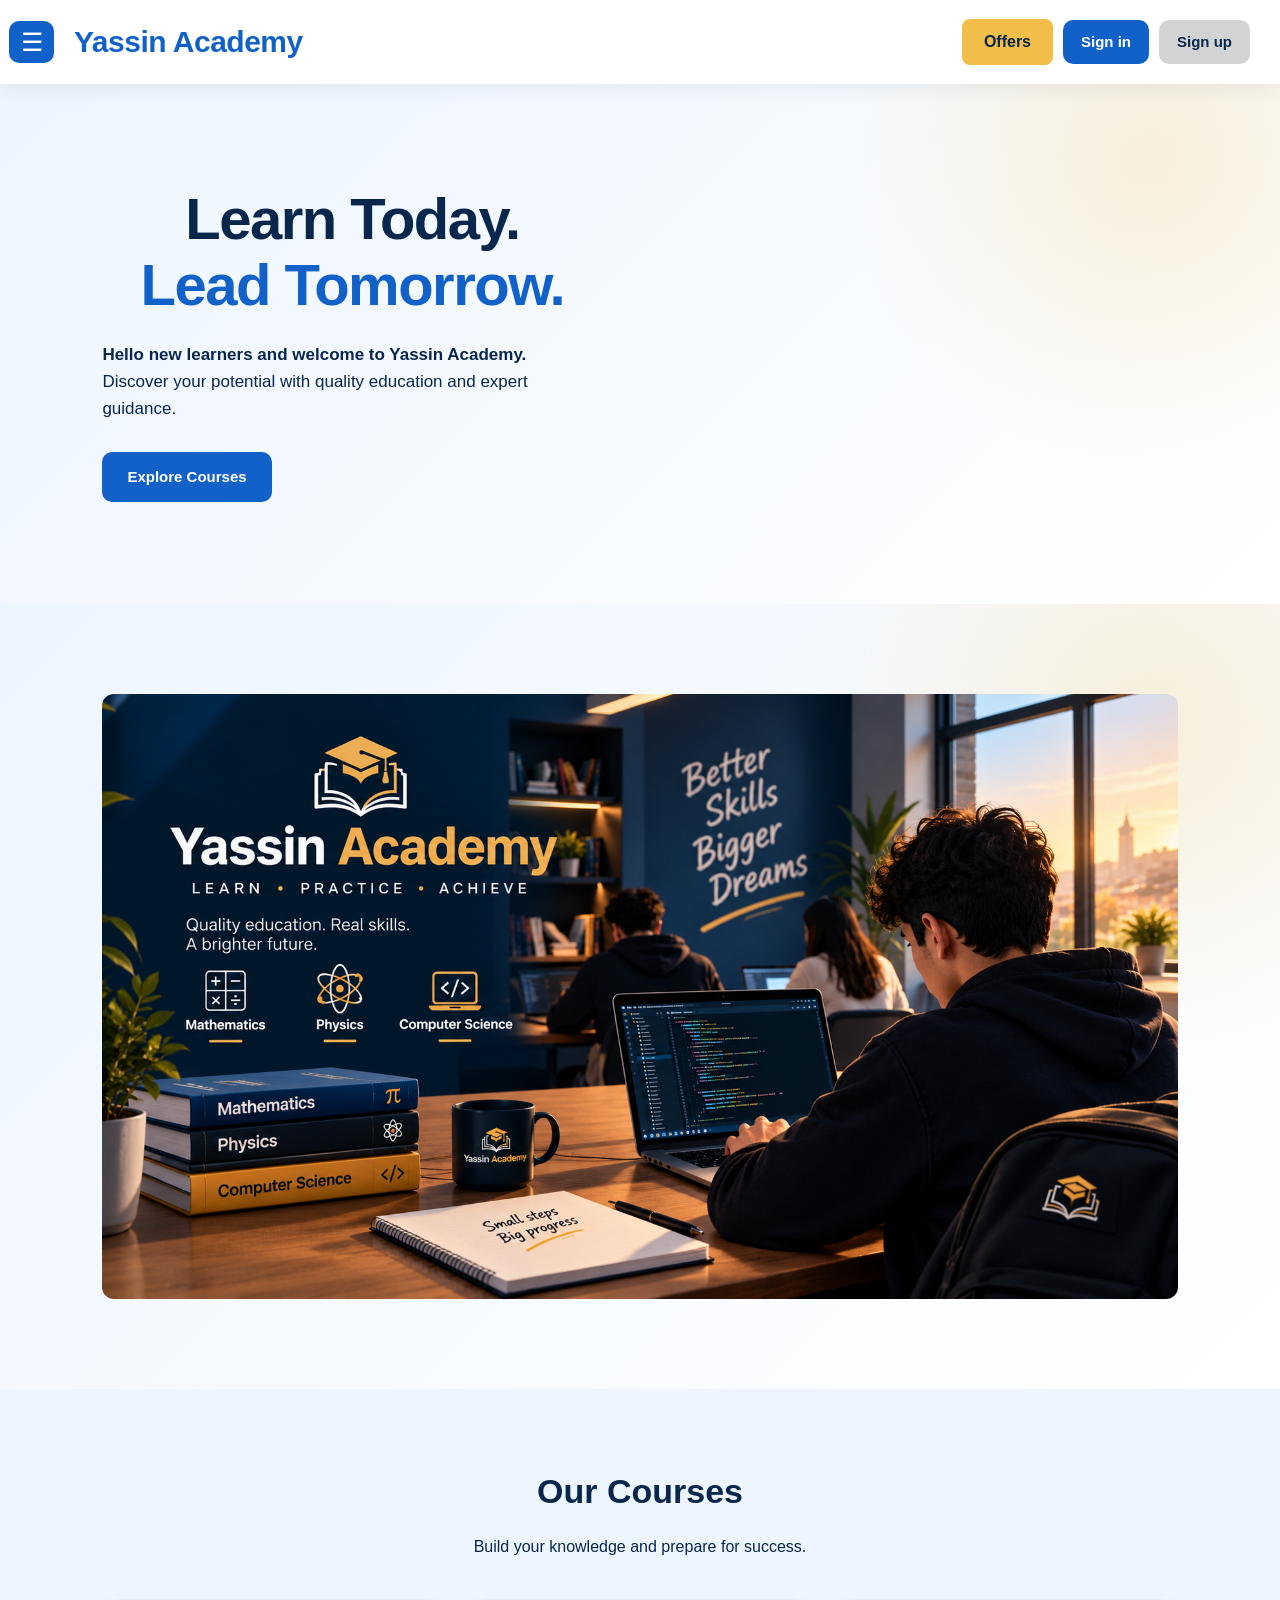
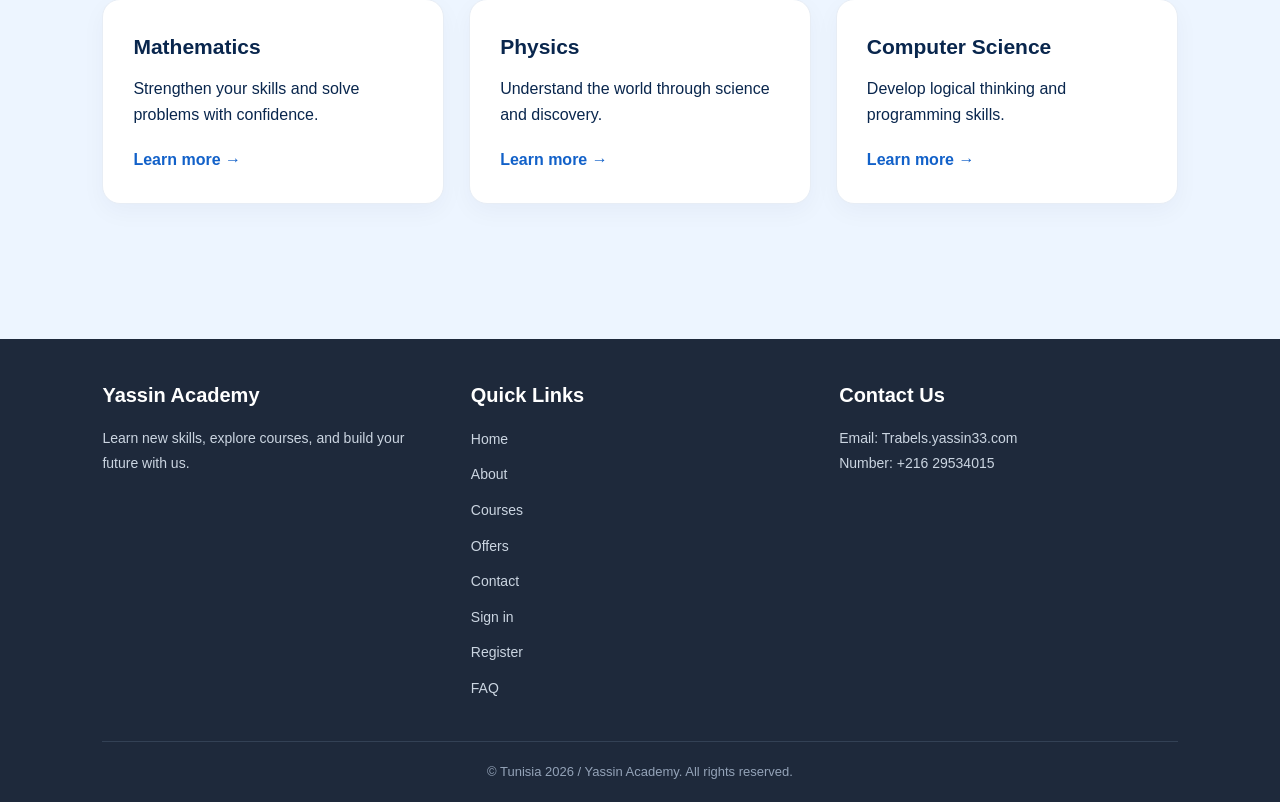
<file: index.html>
<!DOCTYPE html>
<html lang="en">
<head>
    <meta charset="UTF-8">
    <meta name="viewport" content="width=device-width, initial-scale=1.0">
    <link rel="stylesheet" href="styleAcademy.css">
    <title>Yassin Academy</title>
</head>

<body>




<header>
    <div class="header-left">

        <button
            class="menu-toggle"
            type="button"
            aria-label="Toggle navigation"
            aria-expanded="false"
        >
            ☰
        </button>

        <h1>Yassin Academy</h1>

        <div class="nav-links">
            <a href="#home">Home</a>
            <a href="#courses">Courses</a>
            <a href="about.html">About</a>
            <a href="contact.html">Contact</a>
            <a href="subscription.html">Offers</a>
            <a href="faq.html">FAQ</a>
        </div>

    </div>

    <nav>
        <div class="nav-actions">
                        <a href="subscription.html" class="subscribe-btn">Offers</a>

            <a href="sign in.html" class="btn login-btn">Sign in</a>
            <a href="sign up.html" class="btn signup-btn">Sign up</a>
        </div>
    </nav>
</header>




<main>

    
    <section class="hero" id="home">
        <div class="hero-content">
            <h2>
                Learn Today.<br>
                <span>Lead Tomorrow.</span>
            </h2>

            <p>
                <strong>Hello new learners and welcome to Yassin Academy.</strong>
                <br>
                Discover your potential with quality
                education and expert guidance.
            </p>

            <a href="#courses" class="btn">Explore Courses</a>
        </div>
    </section>
<section class="hero">
    <img src="academyImage.png"
         alt="Yassin Academy — Maths, Physics and Computer Science">
</section>
    
    <section id="courses">
        <h2>Our Courses</h2>

        <p class="section-description">
            Build your knowledge and prepare for success.
        </p>

        <div class="courses-container">

            <div class="course-card">
                <h3>Mathematics</h3>
                <p>Strengthen your skills and solve problems with confidence.</p>
                <a href="subscription.html">Learn more →</a>
            </div>

            <div class="course-card">
                <h3>Physics</h3>
                <p>Understand the world through science and discovery.</p>
                <a href="subscription.html">Learn more →</a>
            </div>

            <div class="course-card">
                <h3>Computer Science</h3>
                <p>Develop logical thinking and programming skills.</p>
                <a href="subscription.html">Learn more →</a>
            </div>

        </div>
    </section>

    


</main>

    
    <footer>
        <div class="footer-container">

            <div class="footer-section">
                <h3>Yassin Academy</h3>
                <p>
                    Learn new skills, explore courses,
                    and build your future with us.
                </p>
            </div>

            <div class="footer-section">
                <h3>Quick Links</h3>
                <ul>
                    <li><a href="index.html">Home</a></li>
                    <li><a href="about.html">About</a></li>
                    <li><a href="index.html#courses">Courses</a></li>
                                        <li><a href="subscription.html">Offers</a></li>

                    <li><a href="contact.html">Contact</a></li>
                    <li> <a href="sign in.html">Sign in</a></li>
                    <li><a href="sign up.html">Register</a></li>
                    <li><a href="faq.html">FAQ</a></li>

                </ul>
            </div>

            <div class="footer-section">
                <h3>Contact Us</h3>
                <p>Email: Trabels.yassin33.com</p>
                <p>Number: +216 29534015</p>

            </div>

        </div>

        <div class="footer-bottom">
        <p>&copy; Tunisia 2026 / Yassin Academy. All rights reserved.</p>
        </div>
    </footer>



<script src="academyJS.js"></script>

</body>

</html>
</file>
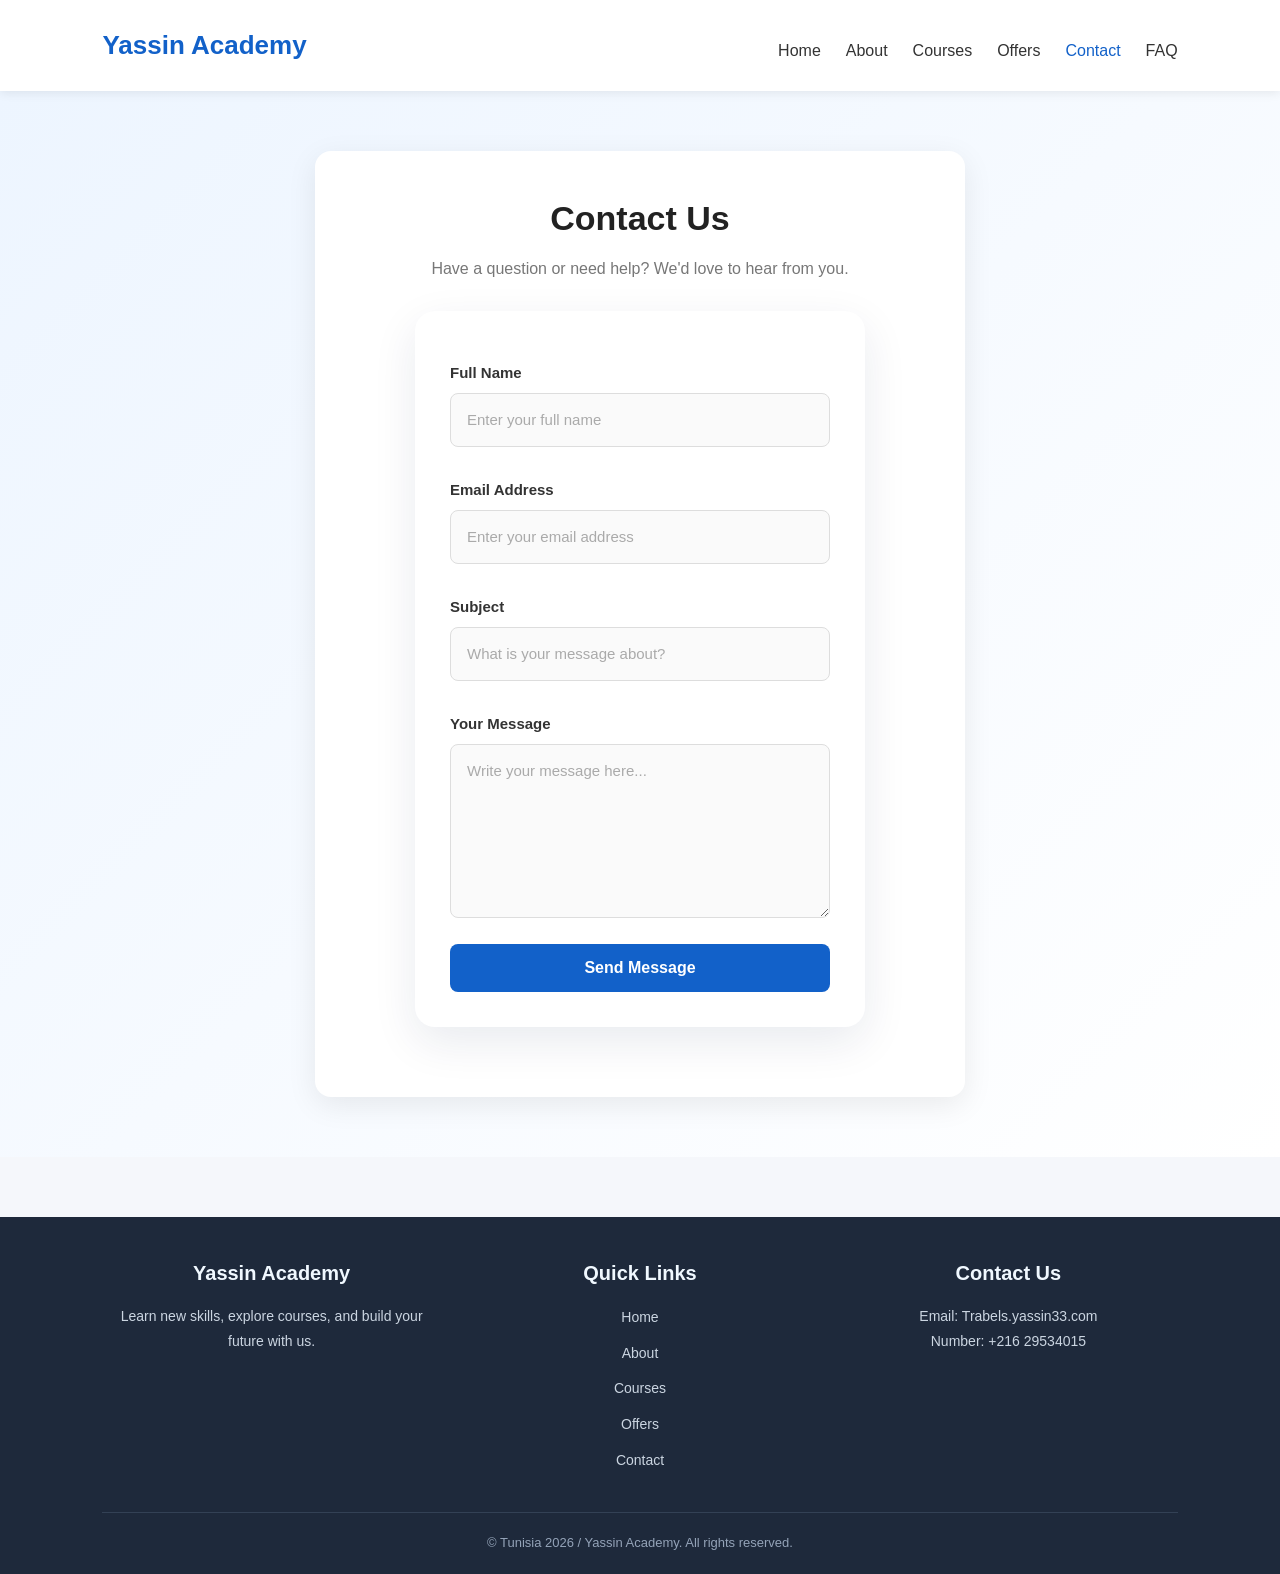
<file: contact.html>
<!DOCTYPE html>
<html lang="en">

<head>
    <meta charset="UTF-8">
    <meta name="viewport" content="width=device-width, initial-scale=1.0">

    <title>Contact Us</title>

    <!-- CSS files -->
    <link rel="stylesheet" href="styleAcademy.css">
    <link rel="stylesheet" href="stylecontact.css">
</head>

<body>

    <header>
        
        <nav>
            <a href="index.html" class="logo">Yassin Academy</a>

            <ul>
                <li><a href="index.html">Home</a></li>
                <li><a href="index.html#about">About</a></li>
                <li><a href="index.html#courses">Courses</a></li>
                <li><a href="subscription.html">Offers</a></li>
                <li><a href="contact.html" class="active">Contact</a></li>
                <li><a href="faq.html">FAQ</a></li>
            </ul>
        </nav>
    </header>

    <main>
        <section class="contact-section">

            <div class="contact-container">

                <h1>Contact Us</h1>

                <p>
                    Have a question or need help?
                    We'd love to hear from you.
                </p>

                <form class="contact-form" action="#" method="post">

                    <label for="name">Full Name</label>
                    <input
                        type="text"
                        id="name"
                        name="name"
                        placeholder="Enter your full name"
                        required
                    >

                    <label for="email">Email Address</label>
                    <input
                        type="email"
                        id="email"
                        name="email"
                        placeholder="Enter your email address"
                        required
                    >

                    <label for="subject">Subject</label>
                    <input
                        type="text"
                        id="subject"
                        name="subject"
                        placeholder="What is your message about?"
                        required
                    >

                    <label for="message">Your Message</label>
                    <textarea
                        id="message"
                        name="message"
                        placeholder="Write your message here..."
                        rows="6"
                        required
                    ></textarea>

                    <button type="submit">Send Message</button>

                </form>

            </div>

        </section>
    </main>
    

    <footer>
        <div class="footer-container">

            <div class="footer-section">
                <h3>Yassin Academy</h3>
                <p>
                    Learn new skills, explore courses,
                    and build your future with us.
                </p>
            </div>

            <div class="footer-section">
                <h3>Quick Links</h3>
                <ul>
                    <li><a href="index.html">Home</a></li>
                    <li><a href="about.html">About</a></li>
                    <li><a href="index.html#courses">Courses</a></li>
                 <li><a href="subscription.html">Offers</a></li>

                    <li><a href="contact.html">Contact</a></li>
                </ul>
            </div>

            <div class="footer-section">
                <h3>Contact Us</h3>
                <p>Email: Trabels.yassin33.com</p>
                <p>Number: +216 29534015</p>

            </div>

        </div>

        <div class="footer-bottom">
        <p>&copy; Tunisia 2026 / Yassin Academy. All rights reserved.</p>
        </div>
    </footer>
<script src="academyJS.js"></script>

</body>
</html>
</file>
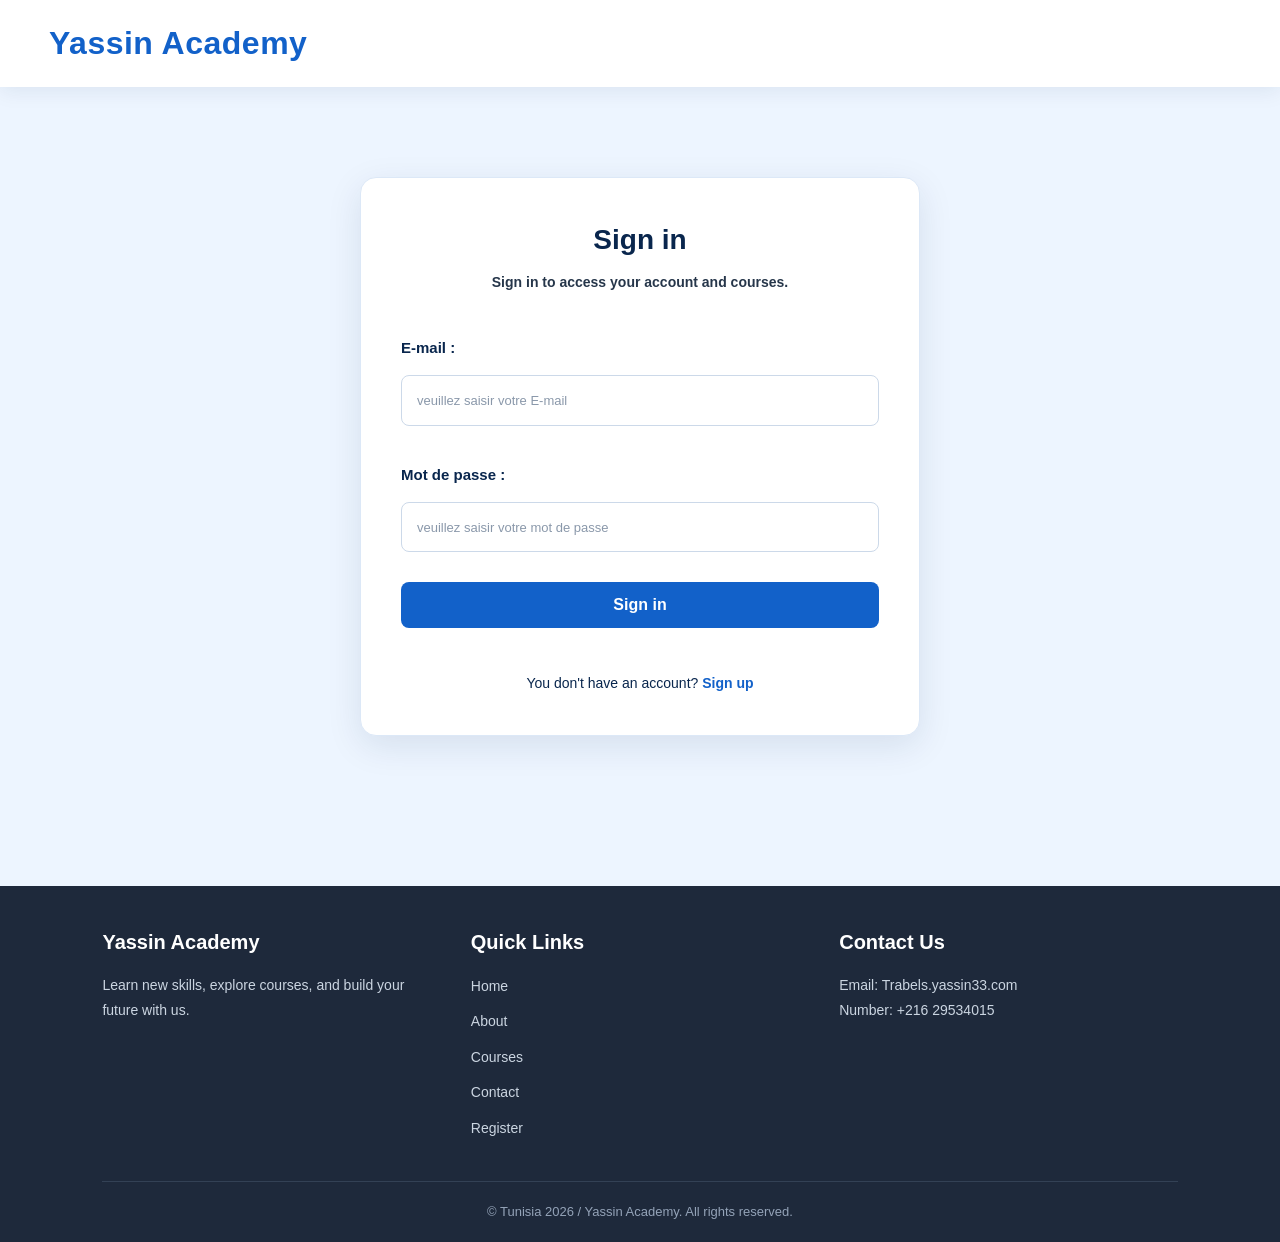
<file: sign in.html>
<!DOCTYPE html>
<html lang="en">
<head>
    <meta charset="UTF-8">
    <meta name="viewport" content="width=device-width, initial-scale=1.0">
    <title>Sign In</title>
    <link rel="stylesheet" href="stylesignup.css">
    <link rel="stylesheet" href="styleAcademy.css">
</head>
<body>
<header>
    <h1> <a href="index.html">Yassin Academy</a> </h1>
</header>
<main> 
<form action="#" method="post">
    <h2 class="signup-title">Sign in</h2>
<p class="signup-description">
   <strong>Sign in to access your account and courses. </strong>
</p>
    <div class="text-container">

<div>
<label for="Email">E-mail :</label>
<input type="email" placeholder="veuillez saisir votre E-mail" >
</div>
<div>
<label for="password">Mot de passe :</label>
<input type="password" placeholder="veuillez saisir votre mot de passe" required>
</div>
<div>
    <button type="submit">Sign in</button>

</div>
<p class="signin-link">
    You don't have an account? 
    <a href="sign up.html">Sign up</a>
</p>
</form>
</div>
</main>
<footer>
        <div class="footer-container">

            <div class="footer-section">
                <h3>Yassin Academy</h3>
                <p>
                    Learn new skills, explore courses,
                    and build your future with us.
                </p>
            </div>

            <div class="footer-section">
                <h3>Quick Links</h3>
                <ul>
                    <li><a href="index.html">Home</a></li>
                    <li><a href="about.html">About</a></li>
                    <li><a href="index.html#courses">Courses</a></li>
                    <li><a href="contact.html">Contact</a></li>
                                        <li><a href="sign up.html">Register</a></li>

                </ul>
            </div>

            <div class="footer-section">
                <h3>Contact Us</h3>
                <p>Email: Trabels.yassin33.com</p>
                <p>Number: +216 29534015</p>

            </div>

        </div>

        <div class="footer-bottom">
        <p>&copy; Tunisia 2026 / Yassin Academy. All rights reserved.</p>
        </div>
    </footer>



<script src="academyJS.js"></script>

</body>

</html>
</file>
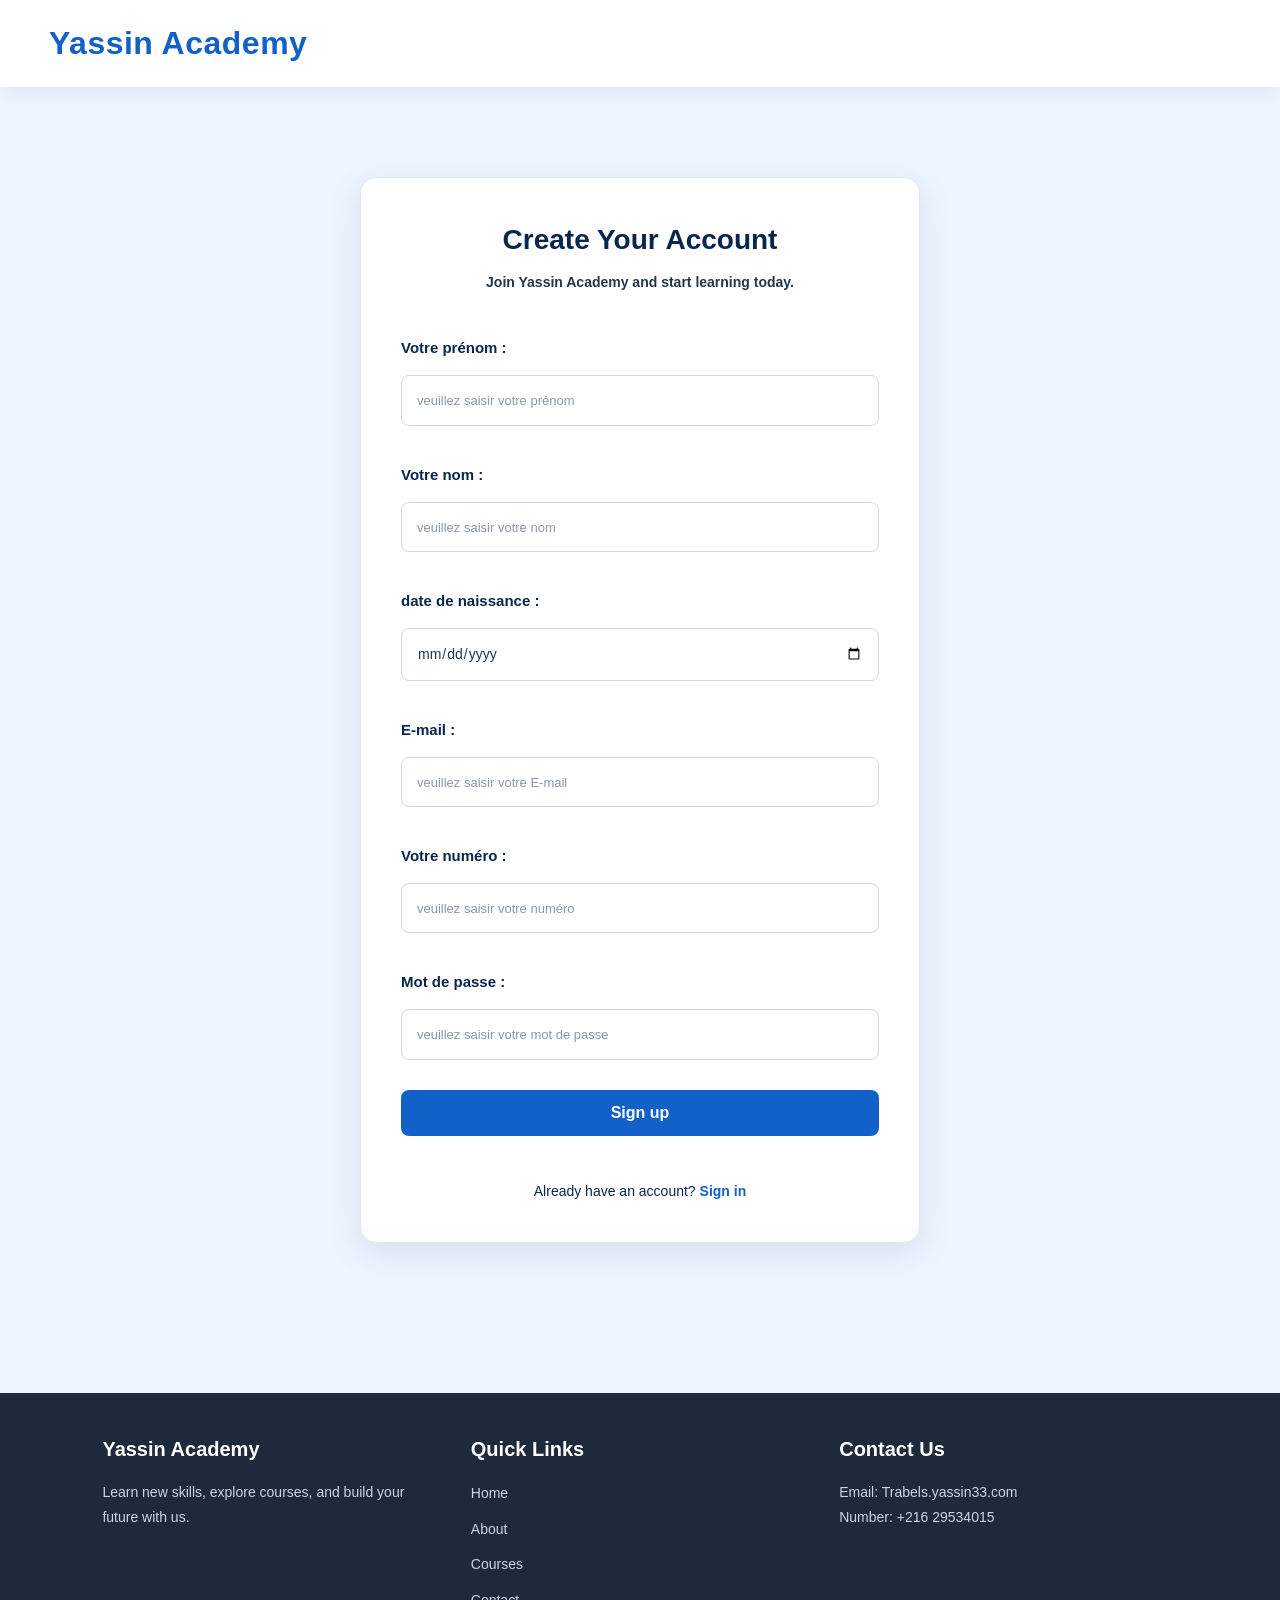
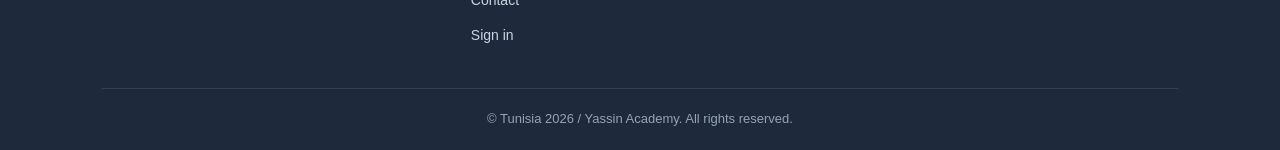
<file: sign up.html>
<!DOCTYPE html>
<html lang="en">
<head>
    <meta charset="UTF-8">
    <meta name="viewport" content="width=device-width, initial-scale=1.0">
    <title>Sign Up</title>
    <link rel="stylesheet" href="stylesignup.css">
    <link rel="stylesheet" href="styleAcademy.css">
</head>
<body>
<header>
    <h1> <a href="index.html">Yassin Academy</a> </h1>
</header>
<main> 
<form action="#" method="post">
    <h2 class="signup-title">Create Your Account</h2>
<p class="signup-description">
   <strong> Join Yassin Academy and start learning today. </strong>
</p>
    <div class="text-container">
<div>
<label for="First Name">Votre prénom :</label>
<input type="text" placeholder="veuillez saisir votre prénom" required>
</div>
<div>
<label for="Name">Votre nom :</label>
<input type="text" placeholder="veuillez saisir votre nom" required>
</div>
<div>
<label for="date of birth">date de naissance :</label>
<input type="date" placeholder="veuillez saisir votre date de naissance" required>
</div>
<div>
<label for="Email">E-mail :</label>
<input type="email" placeholder="veuillez saisir votre E-mail" >
</div>
<div>
<label for="Number">Votre numéro :</label>
<input type="number" placeholder="veuillez saisir votre numéro" required>
</div>
<div>
<label for="password">Mot de passe :</label>
<input type="password" placeholder="veuillez saisir votre mot de passe" required>
</div>
<div>
    <button type="submit">Sign up</button>

</div>
<p class="signin-link">
    Already have an account? 
    <a href="sign in.html">Sign in</a>
</p>
</form>
</div>
</main>
<footer>
        <div class="footer-container">

            <div class="footer-section">
                <h3>Yassin Academy</h3>
                <p>
                    Learn new skills, explore courses,
                    and build your future with us.
                </p>
            </div>

            <div class="footer-section">
                <h3>Quick Links</h3>
                <ul>
                    <li><a href="index.html">Home</a></li>
                    <li><a href="about.html">About</a></li>
                    <li><a href="index.html#courses">Courses</a></li>
                    <li><a href="contact.html">Contact</a></li>
                                        <li> <a href="sign in.html">Sign in</a></li>

                </ul>
            </div>

            <div class="footer-section">
                <h3>Contact Us</h3>
                <p>Email: Trabels.yassin33.com</p>
                <p>Number: +216 29534015</p>

            </div>

        </div>

        <div class="footer-bottom">
        <p>&copy; Tunisia 2026 / Yassin Academy. All rights reserved.</p>
        </div>
    </footer>



<script src="academyJS.js"></script>

</body>

</html>
</file>
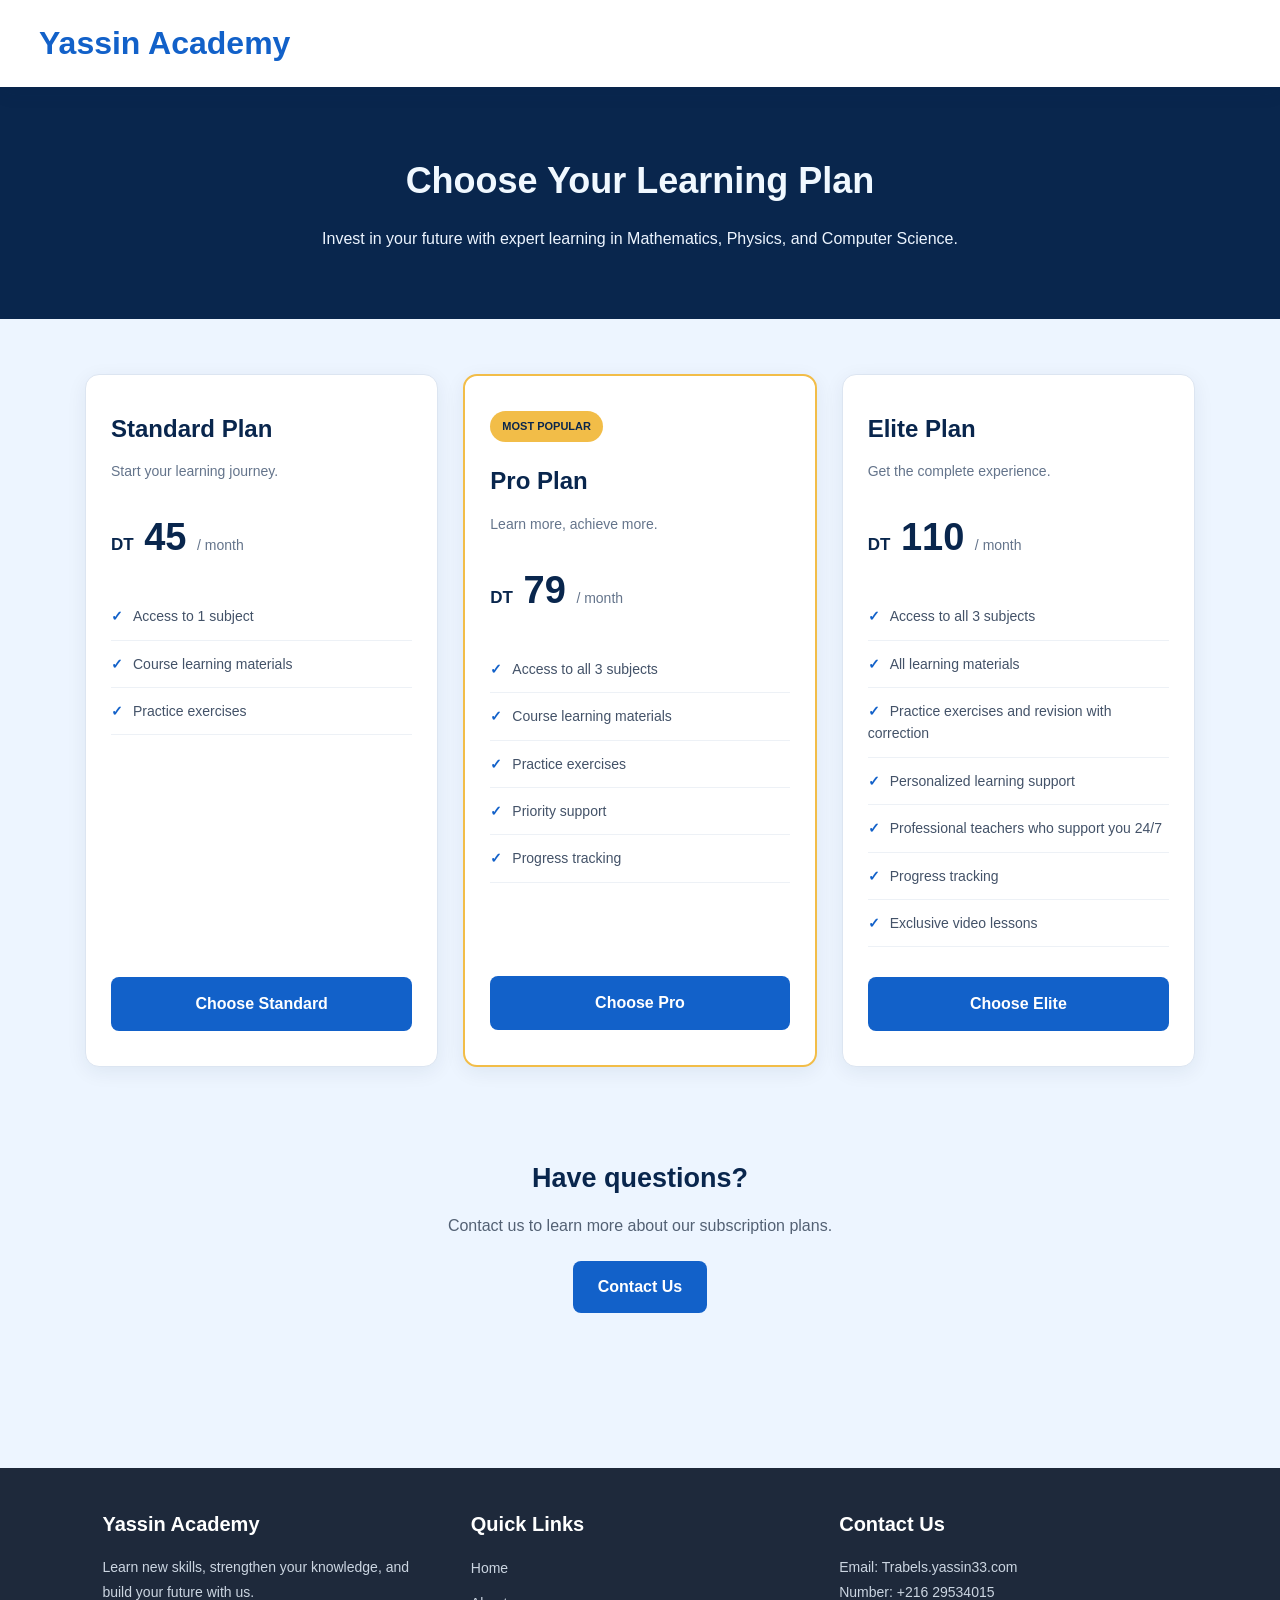
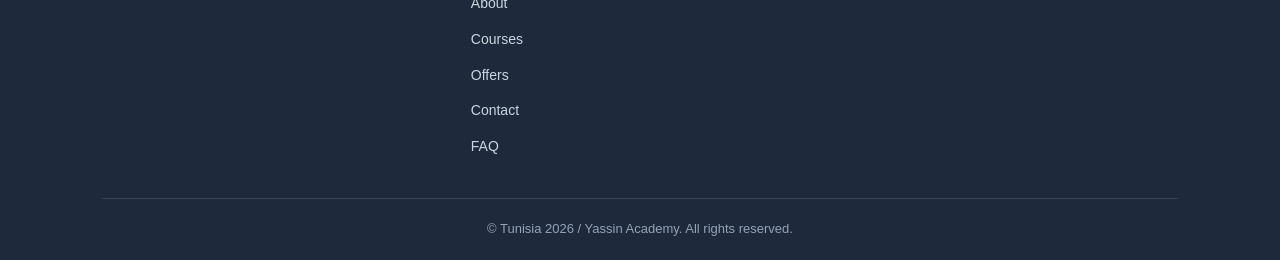
<file: subscription.html>
<!DOCTYPE html>
<html lang="en">
<head>
    <meta charset="UTF-8">
    <meta name="viewport" content="width=device-width, initial-scale=1.0">

    <title>Subscriptions | Yassin Academy</title>

    <link rel="stylesheet" href="stylesub.css">
    <link rel="stylesheet" href="styleAcademy.css">
</head>

<body>

<header>
    <h1><a href="index.html">Yassin Academy</a></h1>
</header>

<main>

    <section class="subscription-hero">
        <h2>Choose Your Learning Plan</h2>
        <p>
            Invest in your future with expert learning in
            Mathematics, Physics, and Computer Science.
        </p>
    </section>

    <section class="plans-container">

        <!-- STARTER PLAN -->
        <article class="plan-card">
            <h3>Standard Plan</h3>
            <p class="plan-description">Start your learning journey.</p>

            <p class="plan-price">
                <span class="currency">DT</span> 45
                <span class="period">/ month</span>
            </p>

            <ul>
                <li>Access to 1 subject</li>
                <li>Course learning materials</li>
                <li>Practice exercises</li>
            </ul>

            <a href="#" class="plan-button">Choose Standard</a>
        </article>

        <!-- PRO PLAN -->
        <article class="plan-card featured">
            <span class="popular-badge">MOST POPULAR</span>

            <h3>Pro Plan</h3>
            <p class="plan-description">Learn more, achieve more.</p>

            <p class="plan-price">
                <span class="currency">DT</span> 79
                <span class="period">/ month</span>
            </p>

            <ul>
                <li>Access to all 3 subjects</li>
                <li>Course learning materials</li>
                <li>Practice exercises</li>
                <li>Priority support</li>
                                <li>Progress tracking</li>

            </ul>

            <a href="#" class="plan-button">Choose Pro</a>
        </article>

        <!-- ELITE PLAN -->
        <article class="plan-card">
            <h3>Elite Plan</h3>
            <p class="plan-description">Get the complete experience.</p>

            <p class="plan-price">
                <span class="currency">DT</span> 110
                <span class="period">/ month</span>
            </p>

            <ul>
                <li>Access to all 3 subjects</li>
                <li>All learning materials</li>
                <li>Practice exercises and revision with correction</li>
                <li>Personalized learning support</li>
                <li>Professional teachers who support you 24/7</li>
                <li>Progress tracking</li>
                <li>Exclusive video lessons</li>
            </ul>

            <a href="#" class="plan-button">Choose Elite</a>
        </article>

    </section>

    <section class="subscription-note">
        <h2>Have questions?</h2>
        <p>Contact us to learn more about our subscription plans.</p>
        <a href="contact.html" class="contact-link">Contact Us</a>
    </section>

</main>

<footer>
    <div class="footer-container">

        <div class="footer-section">
            <h3>Yassin Academy</h3>
            <p>
                Learn new skills, strengthen your knowledge,
                and build your future with us.
            </p>
        </div>

        <div class="footer-section">
            <h3>Quick Links</h3>
            <ul>
                <li><a href="index.html">Home</a></li>
                <li><a href="about.html">About</a></li>
                <li><a href="index.html#courses">Courses</a></li>
                                <li><a href="subscription.html">Offers</a></li>

                <li><a href="contact.html">Contact</a></li>
                <li><a href="faq.html">FAQ</a></li>
            </ul>
        </div>

        <div class="footer-section">
            <h3>Contact Us</h3>
            <p>Email: Trabels.yassin33.com</p>
            <p>Number: +216 29534015</p>
        </div>

    </div>

    <div class="footer-bottom">
        <p>&copy; Tunisia 2026 / Yassin Academy. All rights reserved.</p>
    </div>
</footer>

</body>
</html>
</file>
<file: styleAcademy.css>
/* ===== GLOBAL STYLES ===== */
* {
    margin: 0;
    padding: 0;
    box-sizing: border-box;
}

:root {
    --primary: #1261c9;
    --dark-blue: #09264d;
    --light-blue: #edf5ff;
    --gold: #f2bd48;
    --white: #ffffff;
    --text: #26364a;
}

html {
    scroll-behavior: smooth;
}

body {
    font-family: "Segoe UI", Arial, sans-serif;
    background-color: var(--light-blue);
    color: var(--text);
    line-height: 1.6;
}

img {
    max-width: 100%;
    height: auto;
}

a {
    text-decoration: none;
}

/* ===== HEADER ===== */
header {
    display: flex;
    align-items: center;
    justify-content: space-between;
    gap: 20px;
    padding: 18px 30px 18px 9px;
    background: var(--white);
    box-shadow: 0 4px 20px rgba(9, 38, 77, 0.08);
    position: sticky;
    top: 0;
    z-index: 1000;

}

/* ===== HAMBURGER + TITLE ===== */
.header-left {
    display: flex;
    align-items: center;
    gap: 20px;
    position: relative;
}

.header-left h1 {
    margin: 0;
    color: var(--primary);
    font-size: 30px;
    font-weight: 800;
    letter-spacing: -0.5px;
    white-space: nowrap;
}

/* ===== HAMBURGER BUTTON ===== */
.menu-toggle {
    display: flex;
    align-items: center;
    justify-content: center;
    flex-shrink: 0;
    width: 45px;
    height: 42px;
    padding: 0;
    border: none;
    border-radius: 10px;
    background: var(--primary);
    color: var(--white);
    font-size: 25px;
    line-height: 1;
    cursor: pointer;
}

.menu-toggle:hover {
    background: var(--dark-blue);
    transform: none;
    box-shadow: none;
}

/* ===== DROPDOWN MENU ===== */
.header-left .nav-links {
    display: none;
    flex-direction: column;
    align-items: stretch;
    gap: 5px;
    position: absolute;
    top: calc(100% + 18px);
    left: 0;
    min-width: 190px;
    padding: 12px;
    background: var(--dark-blue);
    border: 1px solid #1b416e;
    border-radius: 12px;
    box-shadow: 0 8px 25px rgba(9, 38, 77, 0.2);
    z-index: 1001;
}

.header-left .nav-links.active {
    display: flex;
}

.header-left .nav-links a {
    display: block;
    padding: 10px 14px;
    color: var(--white);
    font-weight: 600;
    border-radius: 8px;
    transition: color 0.3s ease, background 0.3s ease;
}

.header-left .nav-links a:hover,
.header-left .nav-links a.active {
    color: var(--dark-blue);
    background: darkgray;
}

/* ===== LOGIN + SIGNUP BUTTONS ===== */
header nav {
    display: flex;
    align-items: center;
    margin-left: auto;
}

.nav-actions {
    display: flex;
    align-items: center;
    gap: 10px;
}

/* Log in stays blue */
.nav-actions .login-btn {
    display: inline-block;
    padding: 10px 18px;
    background: var(--primary);
    color: var(--white);
    border: none;
    border-radius: 10px;
    text-align: center;
    font-size: 15px;
    font-weight: 600;
    white-space: nowrap;
    transition: 0.3s ease;
}
.nav-actions .Offers-btn {
    display: inline-block;
    padding: 10px 18px;
    background: var(--primary);
    color: var(--white);
    border: none;
    border-radius: 10px;
    text-align: center;
    font-size: 15px;
    font-weight: 600;
    white-space: nowrap;
    transition: 0.3s ease;
}


/* Sign up is light grey */
.nav-actions .signup-btn {
    display: inline-block;
    padding: 10px 18px;
    background: #d3d3d3;
    color: var(--dark-blue);
    border: none;
    border-radius: 10px;
    text-align: center;
    font-size: 15px;
    font-weight: 600;
    white-space: nowrap;
    transition: 0.3s ease;
}

.nav-actions .login-btn:hover {
    background: var(--dark-blue);
    transform: translateY(-2px);
    box-shadow: 0 8px 20px rgba(18, 97, 201, 0.2);
}

.nav-actions .signup-btn:hover {
    background: #bfbfbf;
    color: var(--dark-blue);
    transform: translateY(-2px);
    box-shadow: 0 8px 20px rgba(0, 0, 0, 0.15);
}
.nav-actions .offers-btn:hover {
    background: #bfbfbf;
    color: var(--dark-blue);
    transform: translateY(-2px);
    box-shadow: 0 8px 20px rgba(0, 0, 0, 0.15);
}

/* ===== GENERAL BUTTONS ===== */
/* Preserved to maintain the original Explore Courses button style */
button,
.btn {
    display: inline-block;
    border: none;
    border-radius: 10px;
    padding: 13px 25px;
    background: var(--primary);
    color: var(--white);
    font-size: 15px;
    font-weight: 700;
    text-decoration: none;
    cursor: pointer;
    transition: 0.3s ease;
}

button:hover,
.btn:hover {
    background: var(--dark-blue);
    transform: translateY(-3px);
    box-shadow: 0 8px 20px rgba(18, 97, 201, 0.2);
}

/* Keep hamburger and account buttons independent of general button styles */
.menu-toggle {
    padding: 0;
    font-weight: 400;
}

.menu-toggle:hover {
    transform: none;
    box-shadow: none;
}

.nav-actions .login-btn,
.nav-actions .signup-btn,
    .nav-actions .offers-btn {

    padding: 10px 18px;
    font-weight: 600;
}

.nav-actions .login-btn:hover,
.nav-actions .signup-btn:hover,
    .nav-actions .offers-btn {

    transform: translateY(-2px);
}

/* ===== HERO SECTION ===== */
.hero {
    min-height: 520px;
    padding: 90px 8%;
    display: flex;
    align-items: center;
    justify-content: space-between;
    gap: 50px;
    background:
        radial-gradient(
            circle at 90% 15%,
            rgba(242, 189, 72, 0.2),
            transparent 25%
        ),
        linear-gradient(135deg, #edf5ff, #ffffff);
}

.hero-content {
    max-width: 600px;
}

.hero h2 {
    color: var(--dark-blue);
    font-size: clamp(36px, 5vw, 58px);
    line-height: 1.15;
    margin-bottom: 22px;
    letter-spacing: -1.5px;
}

.hero h2 span {
    color: var(--primary);
}

.hero p {
    font-size: 17px;
    color: var(--dark-blue);
    margin-bottom: 30px;
    max-width: 500px;
}

/* ===== EXPLORE COURSES BUTTON ===== */
.hero .btn {
    display: inline-block;
    padding: 13px 25px;
    background: var(--primary);
    color: var(--white);
    border-radius: 10px;
    font-size: 15px;
    font-weight: 700;
    text-decoration: none;
}

.hero .btn:hover {
    background: var(--dark-blue);
    transform: translateY(-3px);
    box-shadow: 0 8px 20px rgba(18, 97, 201, 0.2);
}

/* ===== GENERAL SECTIONS ===== */
section {
    padding: 75px 8%;
    scroll-margin-top: 90px;
}

section h2 {
    color: var(--dark-blue);
    font-size: 34px;
    text-align: center;
    margin-bottom: 15px;
}

.section-description {
    text-align: center;
    color: var(--dark-blue);
    max-width: 600px;
    margin: 0 auto 40px;
}

/* ===== COURSES AND CARDS ===== */
.courses-container,
.cards-container {
    display: grid;
    grid-template-columns: repeat(3, minmax(0, 1fr));
    gap: 25px;
    margin-top: 40px;
}

.course-card,
.card {
    min-width: 0;
    background: var(--white);
    padding: 30px;
    border: 1px solid #e7edf5;
    border-radius: 18px;
    box-shadow: 0 8px 25px rgba(9, 38, 77, 0.04);
    transition:
        transform 0.3s ease,
        box-shadow 0.3s ease,
        border-color 0.3s ease;
}

.course-card:hover,
.card:hover {
    transform: translateY(-8px);
    border-color: #b9d6ff;
    box-shadow: 0 18px 40px rgba(9, 38, 77, 0.10);
}

.course-card h3,
.card h3 {
    color: var(--dark-blue);
    font-size: 21px;
    margin-bottom: 12px;
}

.course-card p,
.card p {
    color: var(--dark-blue);
    margin-bottom: 20px;
}

.course-card a,
.card a {
    color: var(--primary);
    font-weight: 700;
    text-decoration: none;
}

.course-card a:hover,
.card a:hover {
    color: var(--dark-blue);
}

/* ===== CARD IMAGES ===== */
.course-card img,
.card img {
    display: block;
    width: 100%;
    height: 200px;
    object-fit: cover;
    border-radius: 12px;
    margin-bottom: 18px;
}

/* ===== FORMS ===== */
form {
    max-width: 450px;
    margin: 30px auto;
    padding: 35px;
    background: var(--white);
    border-radius: 20px;
    box-shadow: 0 15px 45px rgba(9, 38, 77, 0.09);
}

form h2 {
    text-align: center;
    color: var(--dark-blue);
    margin-bottom: 25px;
}

label {
    display: block;
    margin: 15px 0 7px;
    color: var(--dark-blue);
    font-weight: 600;
}

input,
textarea,
select {
    width: 100%;
    padding: 13px 15px;
    border: 1px solid #d9e2ef;
    border-radius: 10px;
    font: inherit;
    color: var(--text);
    background: #fbfdff;
    outline: none;
    transition: border-color 0.3s, box-shadow 0.3s;
}

input:focus,
textarea:focus,
select:focus {
    border-color: var(--primary);
    box-shadow: 0 0 0 4px rgba(18, 97, 201, 0.10);
}

form button {
    width: 100%;
    margin-top: 22px;
}

/* ===== CONTACT SECTION ===== */
.contact-section {
    background: linear-gradient(135deg, #edf5ff, #ffffff);
    padding: 80px 8%;
}

.contact-header {
    max-width: 700px;
    margin: 0 auto 45px;
    text-align: center;
}

.contact-tag {
    display: inline-block;
    color: var(--primary);
    font-size: 13px;
    font-weight: 800;
    letter-spacing: 2px;
    margin-bottom: 12px;
}

.contact-header h2 {
    color: var(--dark-blue);
    font-size: clamp(28px, 4vw, 40px);
    line-height: 1.2;
    margin-bottom: 15px;
}

.contact-header p {
    color: var(--dark-blue);
}

.contact-wrapper {
    display: grid;
    grid-template-columns: 0.85fr 1.15fr;
    gap: 30px;
    max-width: 1150px;
    margin: 0 auto;
    align-items: stretch;
}

/* Contact information panel */
.contact-details {
    display: flex;
    flex-direction: column;
    min-width: 0;
    padding: 38px 30px;
    background: var(--dark-blue);
    color: var(--white);
    border-radius: 20px;
}

.contact-details h3 {
    color: var(--white);
    font-size: 24px;
    margin-bottom: 12px;
}

.contact-details .details-description {
    color: #d4dfef;
    margin-bottom: 30px;
}

.contact-detail {
    display: flex;
    align-items: center;
    gap: 15px;
    min-width: 0;
    margin-bottom: 25px;
}

.contact-icon {
    display: flex;
    align-items: center;
    justify-content: center;
    flex-shrink: 0;
    width: 45px;
    height: 45px;
    background: rgba(255, 255, 255, 0.12);
    color: var(--gold);
    border-radius: 12px;
    font-size: 22px;
}

.contact-detail h4 {
    color: var(--white);
    margin-bottom: 3px;
}

.contact-detail p {
    color: #d4dfef;
    overflow-wrap: anywhere;
}

.contact-decoration {
    margin-top: auto;
    padding-top: 25px;
    color: var(--gold);
    font-size: 13px;
    font-weight: 800;
    letter-spacing: 2px;
}

/* ===== FOOTER ===== */
footer {
    background-color: #1e293b;
    color: var(--white);
    padding: 40px 8% 20px;
    margin-top: 60px;
}

.footer-container {
    display: flex;
    justify-content: space-between;
    align-items: flex-start;
    flex-wrap: wrap;
    gap: 30px;
    max-width: 1200px;
    margin: 0 auto;
}

.footer-section {
    flex: 1;
    min-width: 200px;
}

.footer-section h3 {
    font-size: 20px;
    margin-bottom: 15px;
    color: var(--white);
}

.footer-section p {
    font-size: 14px;
    line-height: 1.8;
    color: #cbd5e1;
}

.footer-section ul {
    list-style: none;
}

.footer-section ul li {
    margin-bottom: 10px;
}

.footer-section ul li a {
    color: #cbd5e1;
    text-decoration: none;
    font-size: 14px;
    transition: color 0.3s ease;
}

.footer-section ul li a:hover {
    color: darkgray;
}

.footer-bottom {
    border-top: 1px solid #334155;
    margin-top: 30px;
    padding-top: 20px;
    text-align: center;
}

.footer-bottom p {
    font-size: 13px;
    color: #94a3b8;
    margin: 0;
}

/* ===== TABLET RESPONSIVE ===== */
@media (max-width: 900px) {
    .courses-container,
    .cards-container {
        grid-template-columns: repeat(2, minmax(0, 1fr));
    }

    .contact-wrapper {
        grid-template-columns: 1fr;
    }
}

/* ===== MOBILE RESPONSIVE ===== */
@media (max-width: 768px) {
    header {
        padding: 15px 12px;
        gap: 12px;
    }

    .header-left {
        gap: 10px;
    }

    .header-left h1 {
        font-size: clamp(18px, 3.5vw, 26px);
    }

    .menu-toggle {
        width: 40px;
        height: 40px;
    }

    .nav-actions {
        gap: 6px;
    }

    .nav-actions .login-btn,
    .nav-actions .signup-btn,
    .nav-actions .offers-btn {
    
        padding: 9px 10px;
        font-size: 13px;
    }

    .hero {
        min-height: auto;
        padding: 65px 6%;
    }

    section {
        padding: 55px 6%;
    }

    section h2 {
        font-size: 29px;
    }

    .footer-container {
        flex-direction: column;
        gap: 25px;
    }

    .footer-section {
        min-width: 100%;
    }

    footer {
        padding: 30px 6% 20px;
    }
}

/* ===== SMALL MOBILE SCREENS ===== */
@media (max-width: 480px) {
    header {
        gap: 8px;
        padding: 12px 8px;
    }

    .header-left {
        gap: 8px;
    }

    .header-left h1 {
        font-size: 18px;
    }

    .menu-toggle {
        width: 36px;
        height: 38px;
        font-size: 22px;
    }

    .nav-actions {
        gap: 5px;
    }

    .nav-actions .login-btn,
    .nav-actions .signup-btn,
    .nav-actions .offers-btn {

        padding: 8px 7px;
        font-size: 12px;
    }

    .courses-container,
    .cards-container {
        grid-template-columns: 1fr;
    }

    .hero h2 {
        font-size: 36px;
    }

    .hero p {
        font-size: 16px;
    }

    .contact-details {
        padding: 30px 22px;
    }

    form {
        padding: 25px 20px;
    }
}

/* ===== REDUCED MOTION ACCESSIBILITY ===== */
@media (prefers-reduced-motion: reduce) {
    html {
        scroll-behavior: auto;
    }

    *,
    *::before,
    *::after {
        transition-duration: 0.01ms !important;
        animation-duration: 0.01ms !important;
        animation-iteration-count: 1 !important;
    }
}
.hero img {
    display: block;
    width: 100%;
    height: auto;
    border-radius: 12px;
}
/* ===== SUBSCRIPTION BUTTON ===== */
/* ===== SUBSCRIPTION BUTTON ===== */
.subscribe-btn {
    background-color: #f2bd48;
    color: #09264d;
    padding: 10px 22px;
    border-radius: 8px;
    text-decoration: none;
    font-weight: bold;
    transition: all 0.3s ease;
    white-space: nowrap;
}

.subscribe-btn:hover {
    background-color: #dca52d;
    transform: translateY(-2px);
}

/* ===== IMPROVED MOBILE RESPONSIVENESS ===== */

/* Prevent horizontal scrolling */
html,
body {
    width: 100%;
    max-width: 100%;
    overflow-x: clip;
}

img {
    max-width: 100%;
    height: auto;
}

/* Tablet and mobile */
@media (max-width: 768px) {

    /* Header layout */
    header {
        flex-wrap: wrap;
        gap: 12px;
        padding: 12px 16px;
    }

    .header-left {
        gap: 10px;
        min-width: 0;
        flex: 1;
    }

    .header-left h1 {
        font-size: clamp(17px, 4vw, 24px);
        white-space: normal;
        overflow-wrap: anywhere;
    }

    .menu-toggle {
        width: 40px;
        height: 40px;
        flex-shrink: 0;
    }

    /* Account buttons */
    header nav {
        width: 100%;
        margin-left: 0;
    }

    .nav-actions {
        display: flex;
        width: 100%;
        gap: 8px;
    }

    .nav-actions a {
        flex: 1;
        min-width: 0;
        text-align: center;
        padding: 10px 6px !important;
        font-size: 13px !important;
    }

    /* Dropdown menu */
    .header-left .nav-links {
        top: calc(100% + 12px);
        left: 0;
        width: min(260px, calc(100vw - 32px));
        min-width: 0;
        max-height: 70vh;
        overflow-y: auto;
    }

    /* Hero section: text and image stack vertically */
    .hero {
        flex-direction: column;
        align-items: stretch;
        gap: 28px;
        padding: 45px 20px;
    }

    .hero-content {
        width: 100%;
        max-width: 100%;
    }

    .hero h2 {
        font-size: clamp(30px, 7vw, 42px);
        letter-spacing: -0.8px;
        overflow-wrap: break-word;
    }

    .hero p {
        font-size: 16px;
    }

    .hero img {
        width: 100%;
        max-height: 320px;
        object-fit: contain;
    }

    /* Page sections */
    section {
        padding: 45px 20px;
    }

    section h2 {
        font-size: clamp(25px, 6vw, 32px);
    }

    /* Cards */
    .courses-container,
    .cards-container {
        grid-template-columns: repeat(2, minmax(0, 1fr));
        gap: 16px;
    }

    .course-card,
    .card {
        padding: 20px;
    }

    /* Contact section */
    .contact-section {
        padding: 45px 20px;
    }

    .contact-wrapper {
        grid-template-columns: minmax(0, 1fr);
    }

    .contact-details {
        padding: 28px 22px;
    }

    /* Forms */
    form {
        width: 100%;
        max-width: 450px;
        padding: 25px 20px;
    }

    /* Footer */
    footer {
        padding: 30px 20px 20px;
        margin-top: 35px;
    }

    .footer-container {
        flex-direction: column;
        gap: 25px;
    }

    .footer-section {
        width: 100%;
        min-width: 0;
    }
}

/* Small phones */
@media (max-width: 480px) {

    header {
        padding: 10px 12px;
        gap: 10px;
    }

    .header-left {
        gap: 8px;
    }

    .header-left h1 {
        font-size: 17px;
    }

    .menu-toggle {
        width: 36px;
        height: 36px;
        font-size: 22px;
    }

    .nav-actions {
        gap: 6px;
    }

    .nav-actions a {
        padding: 9px 4px !important;
        font-size: 12px !important;
        border-radius: 8px;
    }

    .hero {
        padding: 35px 18px;
    }

    .hero h2 {
        font-size: 32px;
        line-height: 1.2;
    }

    .hero p {
        font-size: 15px;
    }

    .hero .btn {
        max-width: 100%;
        padding: 12px 18px;
    }

    section {
        padding: 38px 18px;
    }

    .courses-container,
    .cards-container {
        grid-template-columns: minmax(0, 1fr);
        gap: 18px;
    }

    .course-card,
    .card {
        padding: 22px;
    }

    .course-card img,
    .card img {
        height: 190px;
    }

    form {
        padding: 22px 16px;
        border-radius: 15px;
    }

    .contact-details {
        padding: 24px 18px;
    }

    .contact-detail {
        gap: 10px;
    }

    .contact-icon {
        width: 40px;
        height: 40px;
    }
}

/* ===== IMPROVED MOBILE RESPONSIVENESS ===== */

/* Prevent horizontal scrolling */
html,
body {
    width: 100%;
    max-width: 100%;
    overflow-x: clip;
}

img {
    max-width: 100%;
    height: auto;
}

/* Tablet and mobile */
@media (max-width: 768px) {

    /* Header layout */
    header {
        flex-wrap: wrap;
        gap: 12px;
        padding: 12px 16px;
    }

    .header-left {
        gap: 10px;
        min-width: 0;
        flex: 1;
    }

    .header-left h1 {
        font-size: clamp(17px, 4vw, 24px);
        white-space: normal;
        overflow-wrap: anywhere;
    }

    .menu-toggle {
        width: 40px;
        height: 40px;
        flex-shrink: 0;
    }

    /* Account buttons */
    header nav {
        width: 100%;
        margin-left: 0;
    }

    .nav-actions {
        display: flex;
        width: 100%;
        gap: 8px;
    }

    .nav-actions a {
        flex: 1;
        min-width: 0;
        text-align: center;
        padding: 10px 6px !important;
        font-size: 13px !important;
    }

    /* Dropdown menu */
    .header-left .nav-links {
        top: calc(100% + 12px);
        left: 0;
        width: min(260px, calc(100vw - 32px));
        min-width: 0;
        max-height: 70vh;
        overflow-y: auto;
    }

    /* Hero section: text and image stack vertically */
    .hero {
        flex-direction: column;
        align-items: stretch;
        gap: 28px;
        padding: 45px 20px;
    }

    .hero-content {
        width: 100%;
        max-width: 100%;
    }

    .hero h2 {
        font-size: clamp(30px, 7vw, 42px);
        letter-spacing: -0.8px;
        overflow-wrap: break-word;
    }

    .hero p {
        font-size: 16px;
    }

    .hero img {
        width: 100%;
        max-height: 320px;
        object-fit: contain;
    }

    /* Page sections */
    section {
        padding: 45px 20px;
    }

    section h2 {
        font-size: clamp(25px, 6vw, 32px);
    }

    /* Cards */
    .courses-container,
    .cards-container {
        grid-template-columns: repeat(2, minmax(0, 1fr));
        gap: 16px;
    }

    .course-card,
    .card {
        padding: 20px;
    }

    /* Contact section */
    .contact-section {
        padding: 45px 20px;
    }

    .contact-wrapper {
        grid-template-columns: minmax(0, 1fr);
    }

    .contact-details {
        padding: 28px 22px;
    }

    /* Forms */
    form {
        width: 100%;
        max-width: 450px;
        padding: 25px 20px;
    }

    /* Footer */
    footer {
        padding: 30px 20px 20px;
        margin-top: 35px;
    }

    .footer-container {
        flex-direction: column;
        gap: 25px;
    }

    .footer-section {
        width: 100%;
        min-width: 0;
    }
}

/* Small phones */
@media (max-width: 480px) {

    header {
        padding: 10px 12px;
        gap: 10px;
    }

    .header-left {
        gap: 8px;
    }

    .header-left h1 {
        font-size: 17px;
    }

    .menu-toggle {
        width: 36px;
        height: 36px;
        font-size: 22px;
    }

    .nav-actions {
        gap: 6px;
    }

    .nav-actions a {
        padding: 9px 4px !important;
        font-size: 12px !important;
        border-radius: 8px;
    }

    .hero {
        padding: 35px 18px;
    }

    .hero h2 {
        font-size: 32px;
        line-height: 1.2;
    }

    .hero p {
        font-size: 15px;
    }

    .hero .btn {
        max-width: 100%;
        padding: 12px 18px;
    }

    section {
        padding: 38px 18px;
    }

    .courses-container,
    .cards-container {
        grid-template-columns: minmax(0, 1fr);
        gap: 18px;
    }

    .course-card,
    .card {
        padding: 22px;
    }

    .course-card img,
    .card img {
        height: 190px;
    }

    form {
        padding: 22px 16px;
        border-radius: 15px;
    }

    .contact-details {
        padding: 24px 18px;
    }

    .contact-detail {
        gap: 10px;
    }

    .contact-icon {
        width: 40px;
        height: 40px;
    }
}
</file>
<file: stylecontact.css>
/* ===== GENERAL RESET ===== */

* {
    margin: 0;
    padding: 0;
    box-sizing: border-box;
}

body {
    font-family: Arial, sans-serif;
    background-color: #f5f7fb;
    color: #222;
    line-height: 1.6;
}

/* ===== NAVBAR ===== */

header {
    background-color: #fff;
    padding: 18px 8%;
    box-shadow: 0 2px 10px rgba(0, 0, 0, 0.08);
    font-size: 32px;
}

nav {
    display: flex;
    justify-content: space-between;
    align-items: center;
}

.logo {
    font-size: 26px;
    font-weight: bold;
    color:  #1261c9;;
    text-decoration: none;
}

nav ul {
    display: flex;
    align-items: center;
    gap: 25px;
    list-style: none;
}

nav ul li a {
    text-decoration: none;
    color: #333;
    font-size: 16px;
    transition: color 0.3s;
}

nav ul li a:hover,
nav ul li a.active {
    color:  #1261c9;
}

/* ===== CONTACT SECTION ===== */

.contact-section {
    min-height: 80vh;
    display: flex;
    justify-content: center;
    align-items: center;
    padding: 60px 20px;
}

.contact-container {
    width: 100%;
    max-width: 650px;
    padding: 40px;
    background-color: #fff;
    border-radius: 16px;
    box-shadow: 0 8px 30px rgba(0, 0, 0, 0.08);
}

/* ===== CONTACT HEADING ===== */

.contact-container h1 {
    text-align: center;
    font-size: 34px;
    margin-bottom: 10px;
    color: #222;
}

.contact-container p {
    text-align: center;
    color: #777;
    margin-bottom: 30px;
    font-size: 16px;
}

/* ===== CONTACT FORM ===== */

.contact-form {
    display: flex;
    flex-direction: column;
    gap: 16px;
}

.contact-form label {
    font-size: 15px;
    font-weight: 600;
    color: #333;
    margin-bottom: -8px;
}

.contact-form input,
.contact-form textarea {
    width: 100%;
    padding: 14px 16px;
    border: 1px solid #ddd;
    border-radius: 8px;
    background-color: #fafafa;
    font-family: inherit;
    font-size: 15px;
    color: #222;
    outline: none;
    transition: border-color 0.3s, box-shadow 0.3s;
}

.contact-form input:focus,
.contact-form textarea:focus {
    border-color:  #1261c9;;
    background-color: #fff;
    box-shadow: 0 0 0 3px rgba(108, 99, 255, 0.12);
}

.contact-form input::placeholder,
.contact-form textarea::placeholder {
    color: #aaa;
}

.contact-form textarea {
    min-height: 150px;
    resize: vertical;
}

/* ===== SUBMIT BUTTON ===== */

.contact-form button {
    margin-top: 10px;
    padding: 15px;
    border: none;
    border-radius: 8px;
    background-color: #1261c9;
    color: #fff;
    font-size: 16px;
    font-weight: bold;
    cursor: pointer;
    transition: background-color 0.3s, transform 0.2s;
}

.contact-form button:hover {
    background-color:  #1261c9;
    transform: translateY(-2px);
}

.contact-form button:active {
    transform: translateY(0);
}

/* ===== FOOTER ===== */

footer {
    background-color: #222;
    color: #fff;
    text-align: center;
    padding: 20px;
}

footer p {
    font-size: 14px;
}

/* ===== RESPONSIVE DESIGN ===== */

@media (max-width: 768px) {

    header {
        padding: 18px 5%;
    }

    nav {
        flex-direction: column;
        gap: 15px;
    }

    nav ul {
        flex-wrap: wrap;
        justify-content: center;
        gap: 15px;
    }

    .contact-section {
        padding: 35px 15px;
    }

    .contact-container {
        padding: 30px 22px;
    }

    .contact-container h1 {
        font-size: 28px;
    }
}

@media (max-width: 400px) {

    nav ul {
        gap: 10px;
    }

    nav ul li a {
        font-size: 14px;
    }

    .contact-container {
        padding: 25px 18px;
    }
}

/* ===== FIX NAVBAR ===== */

header {
    width: 100%;
    padding: 20px 8%;
    background: #fff;
}

header nav {
    display: flex;
    flex-direction: row;
    justify-content: space-between;
    align-items: center;
    width: 100%;
}

header nav .logo {
    font-size: 26px;
    font-weight: bold;
    text-decoration: none;
    color: #1261c9;
}

header nav ul {
    display: flex;
    flex-direction: row;
    align-items: center;
    gap: 25px;
    list-style: none;
    margin: 0;
    padding: 0;
}

header nav ul li a {
    text-decoration: none;
    color: #333;
    font-size: 16px;
}

header nav ul li a:hover,
header nav ul li a.active {
    color:  #1261c9;
}

footer {
    background-color: #1e293b;
    color: #ffffff;
    padding: 40px 8% 20px;
    margin-top: 60px;
}

.footer-container {
    display: flex;
    justify-content: space-between;
    align-items: flex-start;
    flex-wrap: wrap;
    gap: 30px;
    max-width: 1200px;
    margin: 0 auto;
}

.footer-section {
    flex: 1;
    min-width: 200px;
}

.footer-section h3 {
    font-size: 20px;
    margin-bottom: 15px;
    color:aliceblue;
}

.footer-section p {
    font-size: 14px;
    line-height: 1.8;
    color: #cbd5e1;
}

.footer-section ul {
    list-style: none;
    padding: 0;
    margin: 0;
}

.footer-section ul li {
    margin-bottom: 10px;
}

.footer-section ul li a {
    color: #cbd5e1;
    text-decoration: none;
    font-size: 14px;
    transition: color 0.3s;
}

.footer-section ul li a:hover {
    color: #09264d;
}

.footer-bottom {
    border-top: 1px solid #334155;
    margin-top: 30px;
    padding-top: 20px;
    text-align: center;
}

.footer-bottom p {
    font-size: 13px;
    color: #94a3b8;
    margin: 0;
}

/* ===== RESPONSIVE FOOTER ===== */

@media (max-width: 768px) {
    .footer-container {
        flex-direction: column;
        gap: 25px;
    }

    .footer-section {
        min-width: 100%;
    }

    footer {
        padding: 30px 6% 20px;
    }
}
</file>
<file: stylesignup.css>
header {
    background: var(--dark-blue, #09264d);
    color:  #1261c9;
    padding: 22px 8%;
    text-align: center;
    box-shadow: 0 3px 12px rgba(9, 38, 77, 0.12);
}

header h1 {
    margin: 0;
    font-size: 32px;
    font-weight: 700;
    letter-spacing: 0.5px;
    color: #1261c9;

    position: relative;
    left: 30px;
}


/* ===== RESPONSIVE HEADER ===== */

@media (max-width: 600px) {
    header {
        padding: 18px 5%;
    }

    header h1 {
        font-size: 23px;
    }
}

main {
    min-height: 75vh;
    padding: 60px 20px;
    display: flex;
    justify-content: center;
    align-items: center;
    background: var(--light-blue, #edf5ff);
}

/* ===== SIGN UP FORM CARD ===== */

main form {
    width: 100%;
    max-width: 560px;
    padding: 40px;
    background: var(--white, #ffffff);
    border-radius: 16px;
    border: 1px solid #dce8f7;
    box-shadow: 0 10px 35px rgba(9, 38, 77, 0.10);
}

/* ===== FORM CONTENT ===== */

.text-container {
    display: flex;
    flex-direction: column;
    gap: 22px;
}

.text-container > div {
    display: flex;
    flex-direction: column;
    gap: 8px;
}

/* ===== LABELS ===== */

.text-container label {
    font-family: "Segoe UI", Arial, sans-serif;
    font-size: 15px;
    font-weight: 600;
    color: var(--dark-blue, #09264d);
}

/* ===== INPUT FIELDS ===== */

.text-container input {
    width: 100%;
    padding: 13px 15px;
    font-family: "Segoe UI", Arial, sans-serif;
    font-size: 14px;
    color: var(--text, #26364a);
    background: #ffffff;
    border: 1px solid #ccd9e9;
    border-radius: 8px;
    outline: none;
    transition: border-color 0.25s ease,
                box-shadow 0.25s ease,
                background 0.25s ease;
}

/* Input placeholder */

.text-container input::placeholder {
    color: #8a98aa;
    font-size: 13px;
}

/* Input focus */

.text-container input:focus {
    border-color: var(--primary, #1261c9);
    box-shadow: 0 0 0 3px rgba(18, 97, 201, 0.12);
    background: #fcfdff;
}

/* ===== SIGN UP BUTTON ===== */

.text-container button {
    width: 100%;
    margin-top: 8px;
    padding: 14px 20px;
    border: none;
    border-radius: 8px;
    background: var(--primary, #1261c9);
    color: var(--white, #ffffff);
    font-family: "Segoe UI", Arial, sans-serif;
    font-size: 16px;
    font-weight: 600;
    cursor: pointer;
    transition: background 0.25s ease,
                transform 0.25s ease,
                box-shadow 0.25s ease;
}

.text-container button:hover {
    background: var(--dark-blue, #09264d);
    box-shadow: 0 5px 15px rgba(9, 38, 77, 0.18);
    transform: translateY(-2px);
}

.text-container button:active {
    transform: translateY(0);
}

/* Keyboard accessibility */

.text-container button:focus-visible {
    outline: 3px solid var(--gold, #f2bd48);
    outline-offset: 3px;
}

/* ===== RESPONSIVE DESIGN ===== */

@media (max-width: 600px) {
    main {
        padding: 35px 16px;
    }

    main form {
        padding: 25px 20px;
        border-radius: 12px;
    }

    .text-container {
        gap: 18px;
    }

    .text-container input {
        padding: 12px;
    }

    .text-container button {
        padding: 13px;
    }
}

/* ===== REDUCED MOTION ===== */

@media (prefers-reduced-motion: reduce) {
    .text-container input,
    .text-container button {
        transition: none;
    }

    .text-container button:hover {
        transform: none;
    }
}
.signup-title {
    margin-bottom: 8px;
    text-align: center;
    color: var(--dark-blue, #09264d);
    font-size: 28px;
}

.signup-description {
    margin-bottom: 28px;
    text-align: center;
    color: var(--text, #26364a);
    font-size: 14px;
}

/* ===== SIGN IN LINK ===== */

.signin-link {
    margin-top: 22px;
    text-align: center;
    font-size: 14px;
    color: var(--dark-blue, #09264d);
}

.signin-link a {
    color: var(--primary, #1261c9);
    font-weight: 600;
    text-decoration: none;
    transition: color 0.25s ease;
}

.signin-link a:hover {
    color: var(--dark-blue, #09264d);
    text-decoration: underline;
}


/* ===== CLICKABLE ACADEMY TITLE ===== */

header h1 a,
header h1 a:visited {
    color: #1261c9 !important;
    text-decoration: none !important;
    font-family: inherit;
    font-size: inherit;
    font-weight: inherit;
    letter-spacing: inherit;
    position: relative;
    left: 10px;
    transition: color 0.25s ease;
}

header h1 a:hover {
    color: #09264d !important;
    text-decoration: none !important;
}
</file>
<file: stylesub.css>
/* ===== SUBSCRIPTION PAGE ===== */

main {
    background: var(--light-blue, #edf5ff);
    min-height: 70vh;
    padding-bottom: 60px;
}

/* ===== HERO SECTION ===== */

.subscription-hero {
    background: var(--dark-blue, #09264d);
    color: var(--white, #ffffff);
    text-align: center;
    padding: 65px 20px;
}

.subscription-hero h2 {
    color:aliceblue;
    font-size: 36px;
    margin-bottom: 15px;
}

.subscription-hero p {
    max-width: 650px;
    margin: 0 auto;
    font-size: 16px;
    line-height: 1.8;
    color: #edf5ff;
}

/* ===== PLANS LAYOUT ===== */

.plans-container {
    max-width: 1150px;
    margin: 55px auto;
    padding: 0 20px;
    display: grid;
    grid-template-columns: repeat(3, minmax(0, 1fr));
    gap: 25px;
    align-items: stretch;
}

/* ===== PLAN CARDS ===== */

.plan-card {
    position: relative;
    background: #ffffff;
    border: 1px solid #dce5f1;
    border-radius: 14px;
    padding: 35px 25px;
    display: flex;
    flex-direction: column;
    box-shadow: 0 5px 20px rgba(9, 38, 77, 0.07);
    transition: transform 0.25s ease,
                box-shadow 0.25s ease;
}

.plan-card:hover {
    transform: translateY(-5px);
    box-shadow: 0 12px 28px rgba(9, 38, 77, 0.12);
}

.plan-card h3 {
    color: var(--dark-blue, #09264d);
    font-size: 24px;
    margin-bottom: 12px;
}

.plan-description {
    color: #64748b;
    font-size: 14px;
    line-height: 1.6;
}

/* ===== PRICING ===== */

.plan-price {
    color: var(--dark-blue, #09264d);
    font-size: 38px;
    font-weight: 700;
    margin: 25px 0;
}

.currency {
    font-size: 17px;
}

.period {
    font-size: 14px;
    font-weight: 400;
    color: #64748b;
}

/* ===== FEATURES ===== */

.plan-card ul {
    list-style: none;
    padding: 0;
    margin: 0 0 30px;
}

.plan-card li {
    color: #435268;
    font-size: 14px;
    line-height: 1.6;
    padding: 12px 0;
    border-bottom: 1px solid #edf1f6;
}

.plan-card li::before {
    content: "✓";
    color: var(--primary, #1261c9);
    font-weight: 700;
    margin-right: 10px;
}

/* ===== BUTTONS ===== */

.plan-button {
    display: block;
    margin-top: auto;
    padding: 14px 12px;
    text-align: center;
    background: var(--primary, #1261c9);
    color: #ffffff;
    text-decoration: none;
    border-radius: 8px;
    font-weight: 600;
    transition: background 0.25s ease;
}

.plan-button:hover {
    background: var(--dark-blue, #09264d);
}

/* ===== FEATURED PLAN ===== */

.featured {
    border: 2px solid var(--gold, #f2bd48);
}

.popular-badge {
    display: inline-block;
    align-self: flex-start;
    background: var(--gold, #f2bd48);
    color: var(--dark-blue, #09264d);
    font-size: 11px;
    font-weight: 700;
    padding: 7px 12px;
    border-radius: 20px;
    margin-bottom: 20px;
}

/* ===== CONTACT SECTION ===== */

.subscription-note {
    text-align: center;
    padding: 35px 20px;
}

.subscription-note h2 {
    color: var(--dark-blue, #09264d);
    font-size: 27px;
    margin-bottom: 12px;
}

.subscription-note p {
    color: #536174;
    line-height: 1.7;
    margin-bottom: 22px;
}

.contact-link {
    display: inline-block;
    background: #1261c9 ;
    color: #ffffff;
    padding: 13px 25px;
    border-radius: 8px;
    text-decoration: none;
    font-weight: 600;
}

.contact-link:hover {
    background: var(--primary, #1261c9);
}

/* ===== HEADER LINK ===== */


   
header h1 a {
    color: #1261c9;
    text-decoration: none;
     position: relative;
    left: 30px;
    font-size: 32px;
}

/* ===== TABLET ===== */

@media (max-width: 900px) {
    .plans-container {
        grid-template-columns: repeat(2, minmax(0, 1fr));
    }

    .featured {
        grid-column: 1 / -1;
    }
}

/* ===== MOBILE ===== */

@media (max-width: 600px) {
    .subscription-hero {
        padding: 45px 18px;
    }

    .subscription-hero h2 {
        font-size: 28px;
    }

    .subscription-hero p {
        font-size: 14px;
    }

    .plans-container {
        grid-template-columns: 1fr;
        margin: 30px auto;
        padding: 0 16px;
        gap: 20px;
    }

    .featured {
        grid-column: auto;
    }

    .plan-card {
        padding: 28px 22px;
    }

    .plan-price {
        font-size: 34px;
    }
}

/* ===== REDUCED MOTION ===== */

@media (prefers-reduced-motion: reduce) {
    .plan-card,
    .plan-button {
        transition: none;
    }

    .plan-card:hover {
        transform: none;
    }
}
</file>
